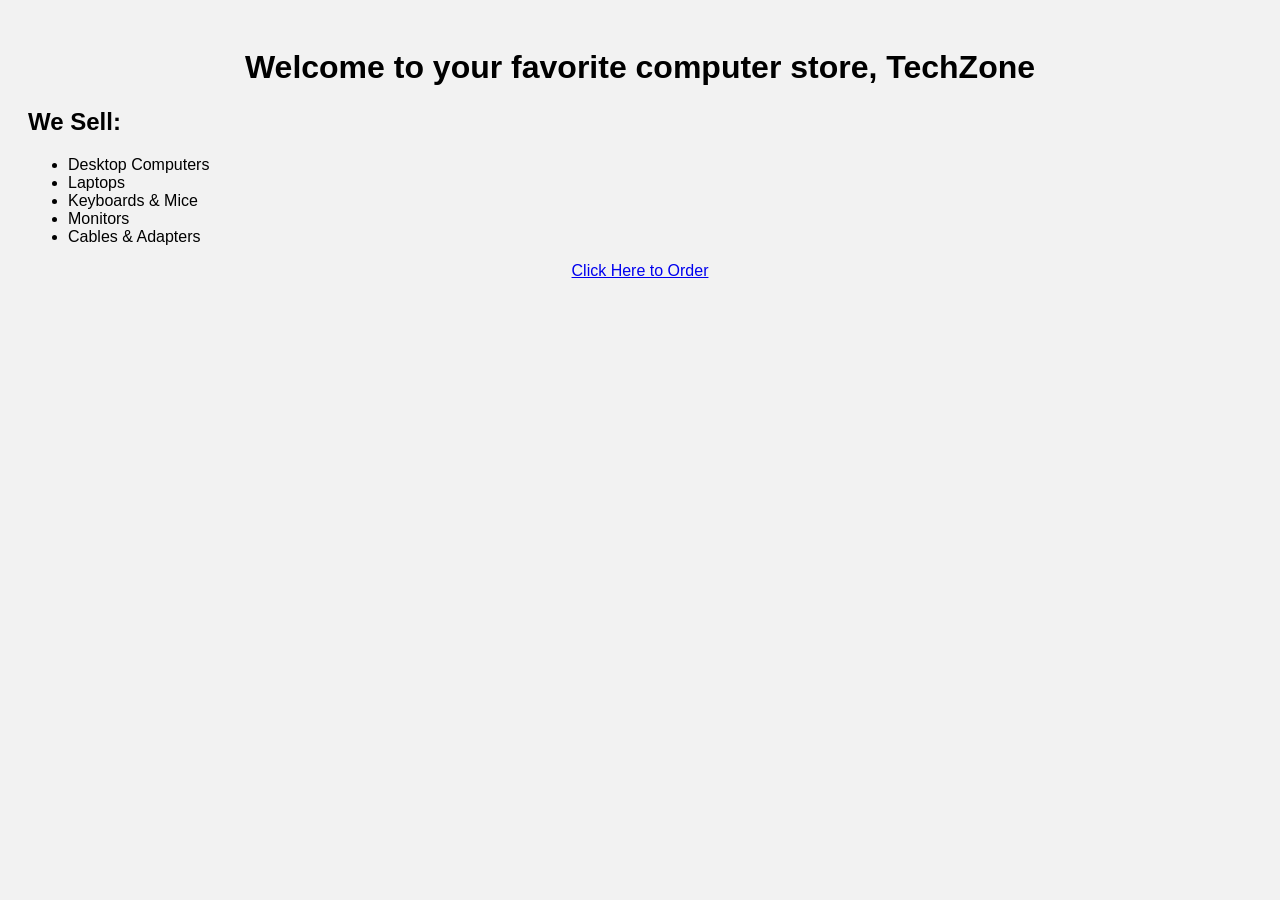
<file: Chapter02_HTML_CSS/Projects/Aleksandre_Gardava/index.html>
<!DOCTYPE html>
<html lang="en">
<head>
    <meta charset="UTF-8">
    <title>TechZone</title>
    <link rel="stylesheet" href="styles.css">
</head>

<body>

<h1>Welcome to your favorite computer store, TechZone</h1>



<h2>We Sell:</h2>
<ul>
    <li>Desktop Computers</li>
    <li>Laptops</li>
    <li>Keyboards & Mice</li>
    <li>Monitors</li>
    <li>Cables & Adapters</li>
</ul>


<p>
    <a href="form.html">Click Here to Order</a>
</p>

</body>
</html>
</file>
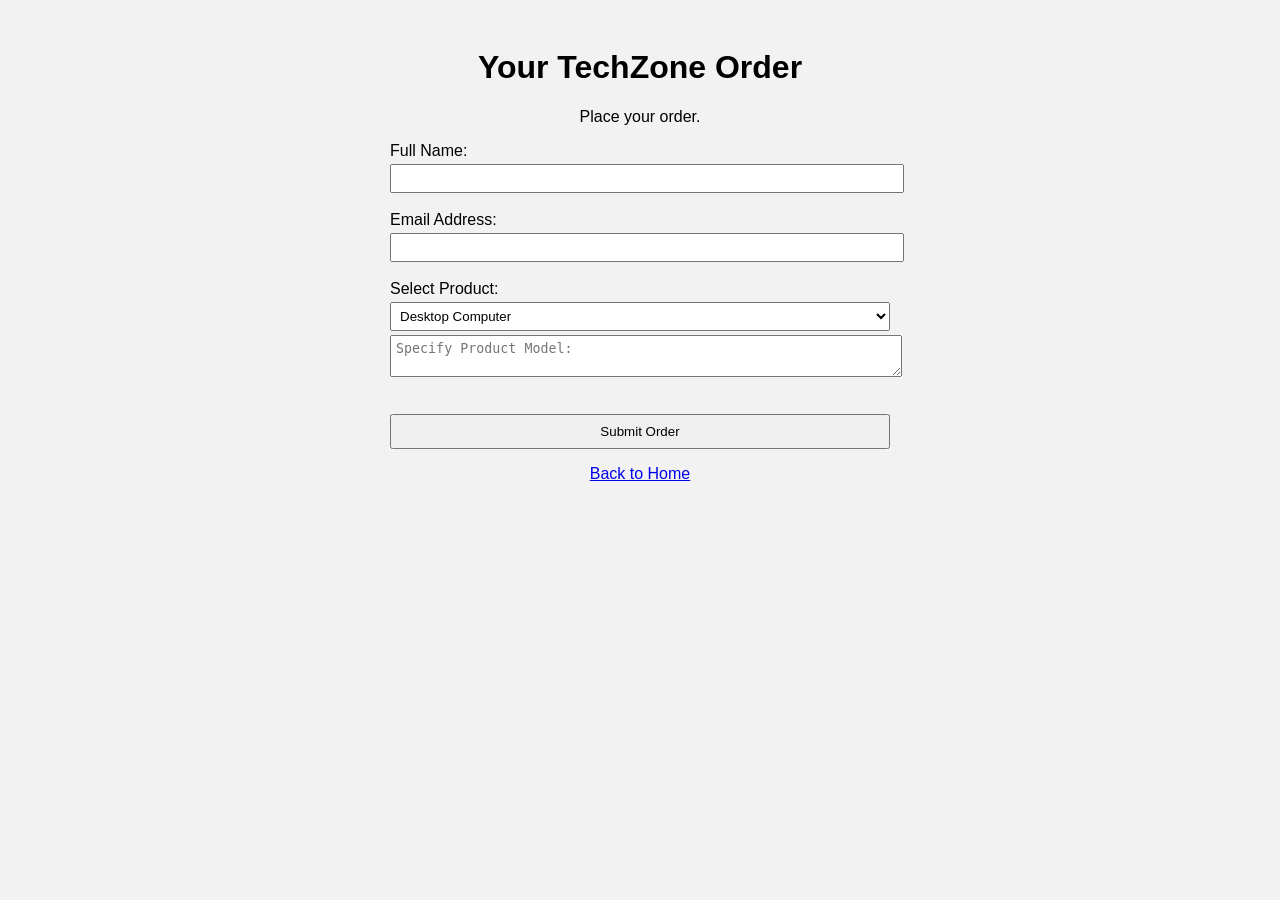
<file: Chapter02_HTML_CSS/Projects/Aleksandre_Gardava/form.html>
<!DOCTYPE html>
<html lang="en">
<head>
    <meta charset="UTF-8">
    <title>Your TechZone Order</title>
    <link rel="stylesheet" href="styles.css">
</head>

<body>

<h1>Your TechZone Order</h1>

<p>Place your order.</p>

<form>
    <label>
        Full Name:
        <input type="text" name="name" required>
    </label>
    <br><br>

    <label>
        Email Address:
        <input type="email" name="email" required>
    </label>
    <br><br>

    <label>
        Select Product:
        <select name="product">
            <option>Desktop Computer</option>
            <option>Laptop</option>
            <option>Monitor</option>
            <option>Keyboard & Mouse</option>
            <option>Cables & Adapters</option>

        </select>
    </label>
    <label>
        <textarea placeholder="Specify Product Model:"></textarea>
    </label>
    <br><br>

    <button type="submit">Submit Order</button>
</form>

<p>
    <a href="index.html">Back to Home</a>
</p>

</body>
</html>
</file>
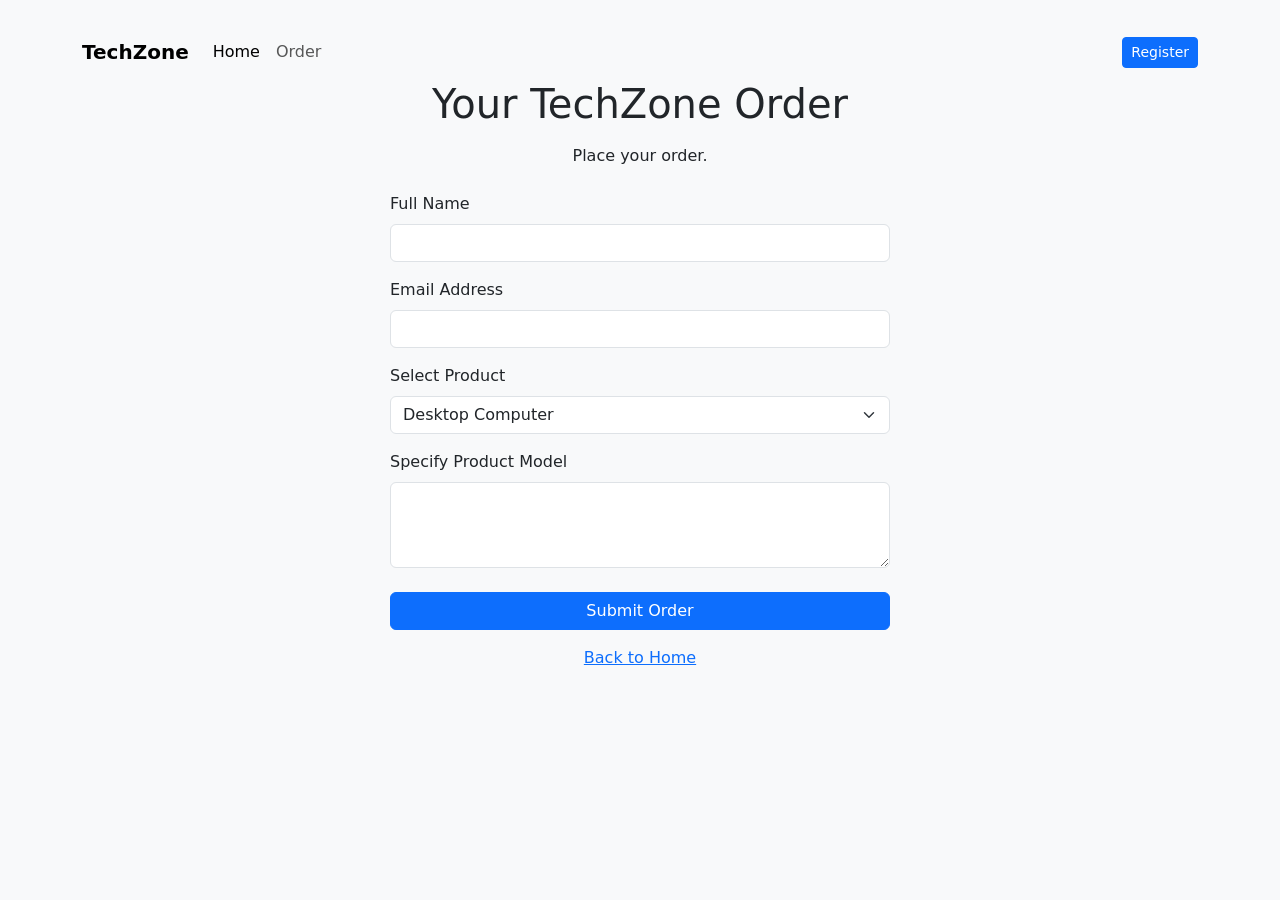
<file: Chapter03_Bootstrap/Projects/Aleksandre_Gardava/form.html>
<!DOCTYPE html>
<html lang="en">
<head>
  <meta charset="UTF-8">
  <title>Your TechZone Order</title>

  <link
    href="https://cdn.jsdelivr.net/npm/bootstrap@5.3.8/dist/css/bootstrap.min.css"
    rel="stylesheet"
  >
</head>

<body class="bg-light p-4">
  <nav class="navbar navbar-expand-lg bg-body-tertiary">
    <div class="container">
      <a class="navbar-brand fw-semibold" href="index.html">TechZone</a>

      <button class="navbar-toggler" type="button" data-bs-toggle="collapse"
        data-bs-target="#navbarSupportedContent">
        <span class="navbar-toggler-icon"></span>
      </button>

      <div class="collapse navbar-collapse" id="navbarSupportedContent">
        <ul class="navbar-nav me-auto">
          <li class="nav-item">
            <a class="nav-link active" href="index.html">Home</a>
          </li>
          <li class="nav-item">
            <a class="nav-link" href="form.html">Order</a>
          </li>
        </ul>

        <a href="register.html" class="btn btn-sm btn-primary">
          Register
        </a>
      </div>
    </div>
  </nav>

  <div class="container">

    <h1 class="text-center mb-3">Your TechZone Order</h1>
    <p class="text-center mb-4">Place your order.</p>

    <form class="mx-auto" style="max-width: 500px;">

      <div class="mb-3">
        <label class="form-label">Full Name</label>
        <input type="text" class="form-control" name="name" required>
      </div>

      <div class="mb-3">
        <label class="form-label">Email Address</label>
        <input type="email" class="form-control" name="email" required>
      </div>

      <div class="mb-3">
        <label class="form-label">Select Product</label>
        <select class="form-select" name="product">
          <option>Desktop Computer</option>
          <option>Laptop</option>
          <option>Monitor</option>
          <option>Keyboard & Mouse</option>
          <option>Cables & Adapters</option>
        </select>
      </div>

      <div class="mb-3">
        <label class="form-label">Specify Product Model</label>
        <textarea class="form-control" rows="3"></textarea>
      </div>

      <button type="submit" class="btn btn-primary w-100 mt-2">
        Submit Order
      </button>

    </form>

    <p class="text-center mt-3">
      <a href="index.html">Back to Home</a>
    </p>

  </div>

</body>
</html>
</file>
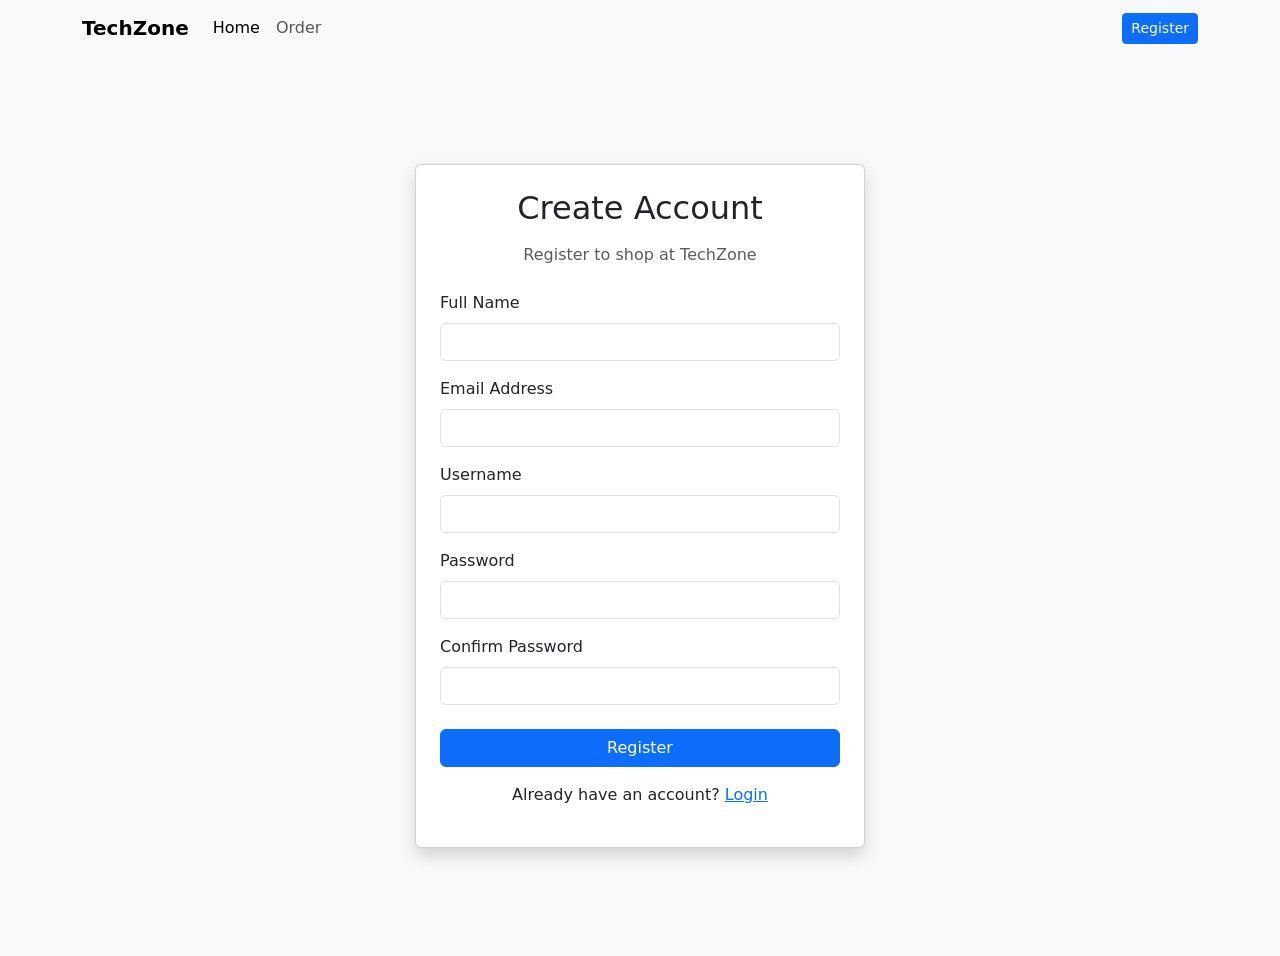
<file: Chapter03_Bootstrap/Projects/Aleksandre_Gardava/register.html>
<!DOCTYPE html>
<html lang="en">
<head>
  <meta charset="UTF-8">
  <title>Register | TechZone</title>

  <link
    href="https://cdn.jsdelivr.net/npm/bootstrap@5.3.8/dist/css/bootstrap.min.css"
    rel="stylesheet"
  >
</head>

<body class="bg-light">
  <nav class="navbar navbar-expand-lg bg-body-tertiary">
    <div class="container">
      <a class="navbar-brand fw-semibold" href="index.html">TechZone</a>

      <button class="navbar-toggler" type="button" data-bs-toggle="collapse"
        data-bs-target="#navbarSupportedContent">
        <span class="navbar-toggler-icon"></span>
      </button>

      <div class="collapse navbar-collapse" id="navbarSupportedContent">
        <ul class="navbar-nav me-auto">
          <li class="nav-item">
            <a class="nav-link active" href="index.html">Home</a>
          </li>
          <li class="nav-item">
            <a class="nav-link" href="form.html">Order</a>
          </li>
        </ul>

        <a href="register.html" class="btn btn-sm btn-primary">
          Register
        </a>
      </div>
    </div>
  </nav>

  <div class="container d-flex justify-content-center align-items-center min-vh-100">

    <div class="card shadow p-4" style="max-width: 450px; width: 100%;">

      <h2 class="text-center mb-3">Create Account</h2>
      <p class="text-center text-muted mb-4">
        Register to shop at TechZone
      </p>

      <form>

        <div class="mb-3">
          <label class="form-label">Full Name</label>
          <input type="text" class="form-control" required>
        </div>

        <div class="mb-3">
          <label class="form-label">Email Address</label>
          <input type="email" class="form-control" required>
        </div>

        <div class="mb-3">
          <label class="form-label">Username</label>
          <input type="text" class="form-control" required>
        </div>

        <div class="mb-3">
          <label class="form-label">Password</label>
          <input type="password" class="form-control" required>
        </div>

        <div class="mb-3">
          <label class="form-label">Confirm Password</label>
          <input type="password" class="form-control" required>
        </div>

        <button type="submit" class="btn btn-primary w-100 mt-2">
          Register
        </button>

      </form>

      <p class="text-center mt-3">
        Already have an account?
        <a href="login.html">Login</a>
      </p>

    </div>

  </div>

</body>
</html>
</file>
<file: Chapter02_HTML_CSS/Projects/Aleksandre_Gardava/styles.css>
body {
    font-family: Arial, sans-serif;
    background-color: #f2f2f2;
    padding: 20px;
}

h1 {
    text-align: center;
}

p {
    text-align: center;
}

form {
    max-width: 500px;
    margin: 0 auto;
}

input,
select,
textarea {
    width: 100%;
    padding: 5px;
    margin-top: 4px;
}

button {
    margin-top: 15px;
    padding: 8px;
    width: 100%;
}

a {
    display: block;
    text-align: center;
    margin-top: 15px;
}
</file>
